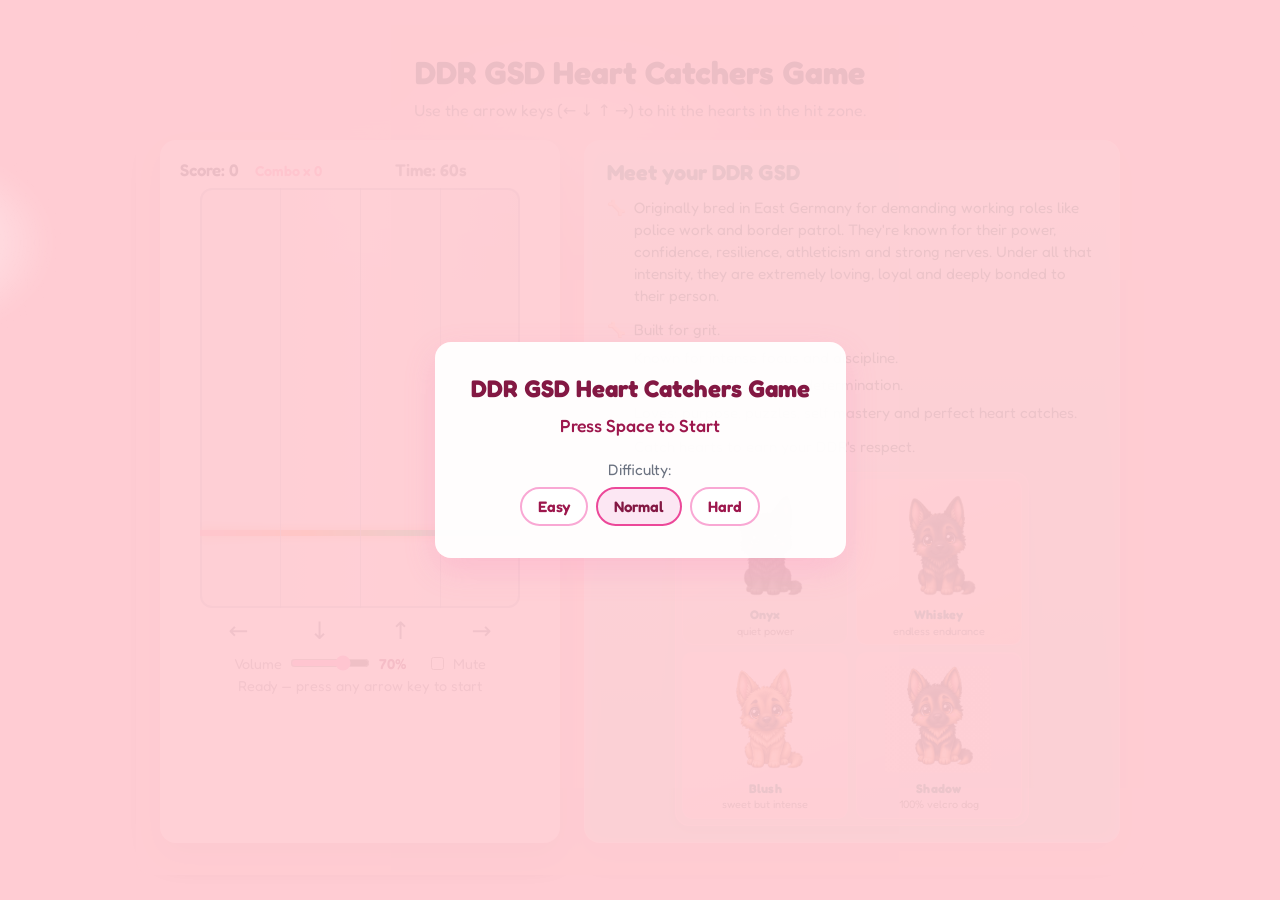
<file: index.html>
<!DOCTYPE html>
<html lang="en">
<head>
  <meta charset="UTF-8" />
  <meta name="viewport" content="width=device-width, initial-scale=1.0" />
  <title>DDR GSD Heart Catchers Game</title>
  <link rel="preconnect" href="https://fonts.googleapis.com" />
  <link rel="preconnect" href="https://fonts.gstatic.com" crossorigin />
  <link
    href="https://fonts.googleapis.com/css2?family=Fredoka:wght@400;500;700&display=swap"
    rel="stylesheet"
  />
  <link rel="stylesheet" href="ddr-game.css" />
</head>
<body>
  <main class="page">
    <!-- Start screen overlay -->
    <div id="startScreen" class="overlay overlay--start">
      <div class="overlay-card">
        <h2 class="overlay-title">DDR GSD Heart Catchers Game</h2>
        <p class="overlay-prompt">Press Space to Start</p>
        <div class="difficulty-selector">
          <span class="difficulty-label">Difficulty:</span>
          <div class="difficulty-buttons">
            <button type="button" class="difficulty-btn" data-difficulty="easy">Easy</button>
            <button type="button" class="difficulty-btn difficulty-btn--active" data-difficulty="normal">Normal</button>
            <button type="button" class="difficulty-btn" data-difficulty="hard">Hard</button>
          </div>
        </div>
      </div>
    </div>

    <!-- Results screen overlay (hidden initially) -->
    <div id="resultsScreen" class="overlay overlay--results overlay--hidden">
      <div class="overlay-card">
        <h2 class="overlay-title">Results</h2>
        <div class="results-stats">
          <p class="results-score">Score: <span id="resultsScore">0</span></p>
          <p class="results-counts">
            Perfect: <span id="resultsPerfect">0</span> ·
            Good: <span id="resultsGood">0</span> ·
            Miss: <span id="resultsMiss">0</span>
          </p>
        </div>
        <p class="overlay-restart-hint">Game Over — Press Space to play again</p>
        <button type="button" id="playAgainBtn" class="overlay-btn">Play Again</button>
      </div>
    </div>

    <header class="top-bar">
      <h1>DDR GSD Heart Catchers Game</h1>
      <p class="instructions">Use the arrow keys (← ↓ ↑ →) to hit the hearts in the hit zone.</p>
    </header>

    <section class="layout">
      <section class="game-panel">
        <div class="hud">
          <div class="score-display">
            Score: <span id="score">0</span>
            <span class="combo-display">Combo x<span id="combo">0</span></span>
          </div>
          <div class="timer-display">Time: <span id="timeRemaining">60</span>s</div>
          <div id="judgement" class="judgement"></div>
        </div>

        <div id="gameArea" class="game-area">
          <div class="hit-line"></div>
        </div>

        <div class="lane-labels">
          <span>←</span>
          <span>↓</span>
          <span>↑</span>
          <span>→</span>
        </div>

        <div class="sound-controls">
          <label class="sound-label">
            <span>Volume</span>
            <input type="range" id="volumeSlider" min="0" max="100" value="70" class="volume-slider" />
            <span id="volumeValue" class="volume-value">70%</span>
          </label>
          <label class="sound-label sound-label--toggle">
            <input type="checkbox" id="muteToggle" class="mute-checkbox" />
            <span>Mute</span>
          </label>
        </div>

        <p id="statusInstruction" class="small-note">Ready — press any arrow key to start</p>
      </section>

      <aside class="shepherd-panel">
        <div class="shepherd-intro">
          <h2 class="shepherd-intro-title">Meet your DDR GSD</h2>
          <ul class="shepherd-intro-list">
            <li>Originally bred in East Germany for demanding working roles like police work and border patrol. They're known for their power, confidence, resilience, athleticism and strong nerves. Under all that intensity, they are extremely loving, loyal and deeply bonded to their person.</li>
            <li class="shepherd-intro-break">Built for grit.</li>
            <li>Known for intense focus and discipline.</li>
            <li>Powered by loyality and determination.</li>
            <li>Loves: purpose, puzzles, self mastery and perfect heart catches.</li>
            <li class="shepherd-intro-break">Catch hearts to earn your DDR's respect.</li>
          </ul>
        </div>
        <div class="shepherd-stage" id="shepherdStage">
          <div class="shepherd-quadrant shepherd-quadrant--onyx">
            <div class="shepherd-quadrant-dog">
              <div class="shepherd-dog-scale">
                <div class="shepherd-dog">
                  <img
                    class="shepherd-dog-img"
                    src="assets/images/black.png"
                    alt="Kawaii black German Shepherd"
                    width="256"
                    height="256"
                    decoding="async"
                  />
                </div>
              </div>
            </div>
            <div class="shepherd-quadrant-label">
              <span class="shepherd-quadrant-name">Onyx</span>
              <span class="shepherd-quadrant-temp">quiet power</span>
            </div>
          </div>

          <div class="shepherd-quadrant shepherd-quadrant--whiskey">
            <div class="shepherd-quadrant-dog">
              <div class="shepherd-dog-scale">
                <div class="shepherd-dog">
                  <img
                    class="shepherd-dog-img"
                    src="assets/images/darksable.png"
                    alt="Kawaii dark sable German Shepherd"
                    width="256"
                    height="256"
                    decoding="async"
                  />
                </div>
              </div>
            </div>
            <div class="shepherd-quadrant-label">
              <span class="shepherd-quadrant-name">Whiskey</span>
              <span class="shepherd-quadrant-temp">endless endurance</span>
            </div>
          </div>

          <div class="shepherd-quadrant shepherd-quadrant--blush">
            <div class="shepherd-quadrant-dog">
              <div class="shepherd-dog-scale">
                <div class="shepherd-dog">
                  <img
                    class="shepherd-dog-img"
                    src="assets/images/brown.png"
                    alt="Kawaii brown German Shepherd"
                    width="256"
                    height="256"
                    decoding="async"
                  />
                </div>
              </div>
            </div>
            <div class="shepherd-quadrant-label">
              <span class="shepherd-quadrant-name">Blush</span>
              <span class="shepherd-quadrant-temp">sweet but intense</span>
            </div>
          </div>

          <div class="shepherd-quadrant shepherd-quadrant--shadow">
            <div class="shepherd-quadrant-dog">
              <div class="shepherd-dog-scale">
                <div class="shepherd-dog">
                  <img
                    class="shepherd-dog-img"
                    src="assets/images/blktan.png"
                    alt="Kawaii black and tan German Shepherd"
                    width="256"
                    height="256"
                    decoding="async"
                  />
                </div>
              </div>
            </div>
            <div class="shepherd-quadrant-label">
              <span class="shepherd-quadrant-name">Shadow</span>
              <span class="shepherd-quadrant-temp">100% velcro dog</span>
            </div>
          </div>
        </div>
      </aside>
    </section>
  </main>

  <script src="ddr-game.js"></script>
</body>
</html>
</file>
<file: ddr-game.css>
/* Full-page pink sky + animated fluffy cloud layers */
html {
  height: 100%;
  min-height: 100%;
  --cloud-opacity: 1;                 /* maxed out; lower for lighter clouds */
  --cloud-speed-base: 50s;           /* <<< Cloud Speed: tweak this value (lower = faster) */
  --cloud-speed-slow: var(--cloud-speed-base);
  --cloud-speed-fast: calc(var(--cloud-speed-base) * 0.7);
  background: #ffccd3;
}

/* Very faint drifting background hearts (ultra-low opacity) */
html::before,
html::after {
  content: "";
  position: fixed;
  width: 260px;
  height: 240px;
  pointer-events: none;
  z-index: -2;
  clip-path: path("M16 28 C 4 18, 0 12, 0 7 C 0 3.5, 2.8 1, 6 1 C 8.5 1, 10.5 2.5, 12 4.5 C 13.5 2.5, 15.5 1, 18 1 C 21.2 1, 24 3.5, 24 7 C 24 12, 20 18, 16 28 Z");
}

html::before {
  top: 8%;
  left: -6%;
  background-color: rgba(244, 114, 182, 0.06); /* very faint pink */
  animation: bg-heart-drift-1 90s linear infinite;
}

html::after {
  bottom: -4%;
  right: -4%;
  background-color: rgba(244, 114, 182, 0.04); /* even softer */
  animation: bg-heart-drift-2 110s linear infinite;
}

body {
  margin: 0;
  height: 100%;
  min-height: 100%;
  font-family: "Fredoka", system-ui, -apple-system, BlinkMacSystemFont, "Segoe UI", sans-serif;
  display: flex;
  align-items: center;
  justify-content: center;
  position: relative;
  color: #111827;
  background: transparent;
  overflow-x: hidden;
}

/* Animated cloud layer behind everything (single oversized sheet) */
body::before {
  content: "";
  position: fixed;
  width: 220vw;
  height: 120vh;
  left: -60vw;
  top: -10vh;
  z-index: -1;
  pointer-events: none;
  background-repeat: no-repeat;
  opacity: 0.7;
  filter: blur(12px);
  /* Bubbly cloud clusters: many small overlapping puffs */
  background-image:
    /* top-left cluster */
    radial-gradient(ellipse 180px 110px at 5% 22%, rgba(255, 255, 255, 0.95) 0%, rgba(255, 255, 255, 0.6) 45%, rgba(255, 255, 255, 0.3) 75%, transparent 100%),
    radial-gradient(ellipse 130px 90px at 10% 17%, rgba(255, 255, 255, 0.92) 0%, rgba(255, 255, 255, 0.6) 45%, rgba(255, 255, 255, 0.3) 75%, transparent 100%),
    radial-gradient(ellipse 150px 96px at 17% 22%, rgba(255, 255, 255, 0.9) 0%, rgba(255, 255, 255, 0.6) 45%, rgba(255, 255, 255, 0.3) 75%, transparent 100%),

    /* upper-mid cluster */
    radial-gradient(ellipse 190px 112px at 34% 16%, rgba(255, 255, 255, 0.94) 0%, rgba(255, 255, 255, 0.6) 45%, rgba(255, 255, 255, 0.3) 75%, transparent 100%),
    radial-gradient(ellipse 130px 80px at 29% 19%, rgba(255, 255, 255, 0.9) 0%, rgba(255, 255, 255, 0.6) 45%, rgba(255, 255, 255, 0.3) 75%, transparent 100%),
    radial-gradient(ellipse 140px 88px at 39% 21%, rgba(255, 255, 255, 0.9) 0%, rgba(255, 255, 255, 0.6) 45%, rgba(255, 255, 255, 0.3) 75%, transparent 100%),

    /* top-right cluster (pulled slightly inward so edges stay soft) */
    radial-gradient(ellipse 180px 110px at 58% 20%, rgba(255, 255, 255, 0.94) 0%, rgba(255, 255, 255, 0.6) 45%, rgba(255, 255, 255, 0.3) 75%, transparent 100%),
    radial-gradient(ellipse 130px 90px at 64% 16%, rgba(255, 255, 255, 0.92) 0%, rgba(255, 255, 255, 0.6) 45%, rgba(255, 255, 255, 0.3) 75%, transparent 100%),
    radial-gradient(ellipse 120px 100px at 70% 22%, rgba(255, 255, 255, 0.9) 0%, rgba(255, 255, 255, 0.6) 45%, rgba(255, 255, 255, 0.3) 75%, transparent 100%),

    /* lower-left cluster */
    radial-gradient(ellipse 190px 116px at 14% 78%, rgba(255, 255, 255, 0.92) 0%, rgba(255, 255, 255, 0.6) 45%, rgba(255, 255, 255, 0.3) 75%, transparent 100%),
    radial-gradient(ellipse 132px 92px at 19% 82%, rgba(255, 255, 255, 0.9) 0%, rgba(255, 255, 255, 0.6) 45%, rgba(255, 255, 255, 0.3) 75%, transparent 100%),
    radial-gradient(ellipse 150px 96px at 10% 82%, rgba(255, 255, 255, 0.9) 0%, rgba(255, 255, 255, 0.6) 45%, rgba(255, 255, 255, 0.3) 75%, transparent 100%),

    /* lower-right cluster */
    radial-gradient(ellipse 200px 120px at 78% 74%, rgba(255, 255, 255, 0.92) 0%, rgba(255, 255, 255, 0.6) 45%, rgba(255, 255, 255, 0.3) 75%, transparent 100%),
    radial-gradient(ellipse 140px 92px at 72% 78%, rgba(255, 255, 255, 0.9) 0%, rgba(255, 255, 255, 0.6) 45%, rgba(255, 255, 255, 0.3) 75%, transparent 100%),
    radial-gradient(ellipse 150px 100px at 86% 78%, rgba(255, 255, 255, 0.88) 0%, rgba(255, 255, 255, 0.6) 45%, rgba(255, 255, 255, 0.3) 75%, transparent 100%);
  background-size: 140% 140%;
  animation: cloud-drift-slow var(--cloud-speed-slow) linear infinite;
}

body::after {
  /* no cloud background here – single-layer clouds handled by body::before */
  content: none;
}

@keyframes cloud-drift-slow {
  from {
    transform: translate3d(-18%, 0, 0);
  }
  to {
    transform: translate3d(18%, 0, 0);
  }
}

@keyframes cloud-drift-fast {
  from {
    transform: translate3d(22%, 0, 0);
  }
  to {
    transform: translate3d(-22%, 0, 0);
  }
}

@keyframes bg-heart-drift-1 {
  from {
    transform: translate3d(0, 0, 0) rotate(0deg);
  }
  to {
    transform: translate3d(12%, 6%, 0) rotate(6deg);
  }
}

@keyframes bg-heart-drift-2 {
  from {
    transform: translate3d(0, 0, 0) rotate(0deg);
  }
  to {
    transform: translate3d(-10%, -4%, 0) rotate(-5deg);
  }
}

.page {
  position: relative;
  max-width: 960px;
  width: 100%;
  padding: 1.75rem 1.5rem 2rem;
}

/* Start & Results overlay screens */
.overlay {
  position: absolute;
  inset: 0;
  display: flex;
  align-items: center;
  justify-content: center;
  background: rgba(255, 204, 211, 0.92);
  border-radius: 1rem;
  z-index: 10;
  padding: 1.5rem;
}

.overlay--hidden {
  visibility: hidden;
  pointer-events: none;
}

.overlay-card {
  background: rgba(255, 255, 255, 0.95);
  border-radius: 1rem;
  padding: 2rem 2.25rem;
  text-align: center;
  box-shadow: 0 12px 32px rgba(244, 114, 182, 0.2);
  max-width: 360px;
}

.overlay-title {
  margin: 0 0 0.75rem;
  font-size: 1.5rem;
  color: #831843;
}

.overlay-prompt {
  margin: 0 0 1.5rem;
  font-size: 1.1rem;
  color: #9d174d;
  font-weight: 500;
}

.overlay-restart-hint {
  margin: 0 0 1rem;
  font-size: 1rem;
  color: #9d174d;
  font-weight: 600;
  text-align: center;
}

.difficulty-selector {
  margin-bottom: 0;
}

.difficulty-label {
  display: block;
  font-size: 0.95rem;
  color: #6b7280;
  margin-bottom: 0.5rem;
}

.difficulty-buttons {
  display: flex;
  gap: 0.5rem;
  justify-content: center;
  flex-wrap: wrap;
}

.difficulty-btn {
  padding: 0.5rem 1rem;
  border-radius: 999px;
  border: 2px solid #f9a8d4;
  background: #fff;
  color: #9d174d;
  font-family: inherit;
  font-size: 0.95rem;
  font-weight: 600;
  cursor: pointer;
  transition: background 0.15s, color 0.15s, border-color 0.15s;
}

.difficulty-btn:hover {
  background: #fdf2f8;
  border-color: #f472b6;
}

.difficulty-btn--active {
  background: #fce7f3;
  border-color: #ec4899;
  color: #831843;
}

.results-stats {
  margin: 0 0 1.5rem;
}

.results-score {
  margin: 0 0 0.5rem;
  font-size: 1.25rem;
  font-weight: 700;
  color: #831843;
}

.results-counts {
  margin: 0;
  font-size: 1rem;
  color: #6b7280;
}

.results-counts span {
  font-weight: 600;
  color: #4b5563;
}

.overlay-btn {
  padding: 0.65rem 1.5rem;
  border-radius: 999px;
  border: none;
  background: linear-gradient(135deg, #f9a8d4, #f472b6);
  color: #fff;
  font-family: inherit;
  font-size: 1rem;
  font-weight: 600;
  cursor: pointer;
  box-shadow: 0 4px 14px rgba(244, 114, 182, 0.4);
  transition: transform 0.1s, box-shadow 0.15s;
}

.overlay-btn:hover {
  transform: scale(1.03);
  box-shadow: 0 6px 18px rgba(244, 114, 182, 0.5);
}

.overlay-btn:active {
  transform: scale(0.98);
}

.top-bar {
  text-align: center;
  margin-bottom: 1.25rem;
}

.top-bar h1 {
  margin: 0 0 0.5rem;
  font-size: 2rem;
}

.instructions {
  margin: 0;
  color: #4b5563;
  font-size: 1rem;
}

.layout {
  display: flex;
  gap: 1.5rem;
  align-items: stretch;
}

.game-panel {
  flex: 0 0 360px;
  background-color: rgba(255, 255, 255, 0.9);
  border-radius: 1rem;
  padding: 1rem 1.25rem 1.25rem;
  box-shadow: 0 12px 30px rgba(15, 23, 42, 0.18);
}

.hud {
  display: flex;
  justify-content: space-between;
  align-items: baseline;
  margin-bottom: 0.5rem;
}

.score-display {
  font-weight: 600;
  font-size: 1.05rem;
}

.combo-display {
  margin-left: 0.75rem;
  font-size: 0.9rem;
  font-weight: 600;
  color: #f9739b;
  display: inline-flex;
  align-items: baseline;
  gap: 0.2rem;
  transform-origin: left center;
}

.combo-display--pop {
  animation: combo-pop 220ms ease-out;
}

.timer-display {
  font-weight: 600;
  font-size: 1.05rem;
  color: #4b5563;
}

.judgement {
  min-height: 1.2em;
  font-weight: 700;
  font-size: 1.05rem;
}

.judgement.perfect {
  color: #10b981;
}

.judgement.good {
  color: #3b82f6;
}

.judgement.miss {
  color: #ef4444;
}

.game-area {
  position: relative;
  width: 320px;
  height: 420px;
  margin: 0.25rem auto 0.5rem;
  border-radius: 0.75rem;
  overflow: hidden;
  background: linear-gradient(
    to right,
    rgba(15, 23, 42, 0.08),
    rgba(15, 23, 42, 0.03),
    rgba(15, 23, 42, 0.08)
  );
  box-shadow: inset 0 0 0 2px rgba(148, 163, 184, 0.7);
}

/* Subtle game feel (intensity: box-shadow opacity in keyframes below) */
.game-area--perfect-glow {
  animation: game-perfect-glow 260ms ease-out;
}

.game-area--good-glow {
  animation: game-good-glow 220ms ease-out;
}

.game-area--miss-shake {
  animation: game-miss-shake 160ms ease-out;
}

.game-area::before {
  content: "";
  position: absolute;
  inset: 0;
  border-radius: inherit;
  pointer-events: none;
  background: radial-gradient(circle at 50% 40%, rgba(148, 163, 184, 0.12), transparent 65%);
  opacity: 0;
}

.game-area--miss-tint::before {
  animation: game-miss-tint 160ms ease-out;
}

.lane-divider {
  position: absolute;
  top: 0;
  bottom: 0;
  width: 1px;
  background-color: rgba(148, 163, 184, 0.7);
}

.lane-divider--left {
  left: 25%;
}
.lane-divider--middle {
  left: 50%;
}
.lane-divider--right {
  left: 75%;
}

.hit-line {
  position: absolute;
  left: 0;
  right: 0;
  height: 6px;
  bottom: 72px;
  background: linear-gradient(
    to right,
    #fb7185,
    #f97316,
    #22c55e,
    #3b82f6
  );
  box-shadow: 0 0 10px rgba(249, 115, 22, 0.75);
  opacity: 0.9;
}

/* Soft glow on the hit zone when judged PERFECT/GOOD */
.hit-line--perfect {
  animation: hit-line-perfect 240ms ease-out;
}

.hit-line--good {
  animation: hit-line-good 200ms ease-out;
}

.note {
  position: absolute;
  width: 32px;
  height: 28px;
  top: -60px;
  transform: translateY(0);
  background: transparent;
}

.note::before,
.note::after {
  content: "";
  position: absolute;
  inset: 0;
  /* solid heart fill; color controlled by --heart-color */
  background-color: var(--heart-color, #f9a8d4);
  clip-path: path("M16 28 C 4 18, 0 12, 0 7 C 0 3.5, 2.8 1, 6 1 C 8.5 1, 10.5 2.5, 12 4.5 C 13.5 2.5, 15.5 1, 18 1 C 21.2 1, 24 3.5, 24 7 C 24 12, 20 18, 16 28 Z");
  box-shadow: 0 4px 10px rgba(244, 114, 182, 0.4);
}

.note::after {
  opacity: 0.75;
  filter: blur(0.5px);
}

/* Lane positions only; color is controlled by note-shade-* */
.note.lane-0 {
  left: calc(12.5% - 22px);
}

.note.lane-1 {
  left: calc(37.5% - 22px);
}

.note.lane-2 {
  left: calc(62.5% - 22px);
}

.note.lane-3 {
  left: calc(87.5% - 22px);
}

/* Brief lane highlight on key press (subtle pastel; intensity: peak opacity in keyframe + gradient color) */
.lane-flash {
  position: absolute;
  top: 0;
  bottom: 0;
  width: 25%;
  pointer-events: none;
  background: linear-gradient(
    to bottom,
    rgba(254, 249, 251, 0.32),
    rgba(253, 242, 248, 0.08),
    transparent
  );
  opacity: 0;
  animation: lane-flash-fade 140ms ease-out forwards;
  z-index: 1;
}

.lane-flash.lane-0 { left: 0%; }
.lane-flash.lane-1 { left: 25%; }
.lane-flash.lane-2 { left: 50%; }
.lane-flash.lane-3 { left: 75%; }

/* Small pastel sparkle burst on PERFECT (intensity: size, --sparkle-opacity, animation duration) */
.hit-particles {
  position: absolute;
  inset: 0;
  pointer-events: none;
  overflow: visible;
  z-index: 2;
}

.hit-particle {
  position: absolute;
  width: 5px;
  height: 5px;
  border-radius: 999px;
  background: rgba(255, 240, 245, 0.95);
  box-shadow: 0 0 6px rgba(251, 207, 232, 0.7);
  opacity: var(--sparkle-opacity, 0.9);
  bottom: 72px; /* align with hit line */
  transform: translate3d(var(--hit-dx, 0), var(--hit-dy, 0), 0);
  animation: hit-particle-pop 240ms ease-out forwards;
}

.hit-particle.lane-0 {
  left: calc(12.5% - 2.5px);
}
.hit-particle.lane-1 {
  left: calc(37.5% - 2.5px);
}
.hit-particle.lane-2 {
  left: calc(62.5% - 2.5px);
}
.hit-particle.lane-3 {
  left: calc(87.5% - 2.5px);
}

@keyframes hit-particle-pop {
  0% {
    opacity: var(--sparkle-opacity, 0.9);
    transform: translate3d(var(--hit-dx, 0), var(--hit-dy, 0), 0) scale(0.6);
  }
  100% {
    opacity: 0;
    transform: translate3d(var(--hit-dx, 0), calc(var(--hit-dy, 0) + 6px), 0) scale(0.9);
  }
}

@keyframes hit-line-perfect {
  0% {
    box-shadow: 0 0 10px rgba(249, 115, 22, 0.75);
  }
  50% {
    box-shadow: 0 0 18px rgba(248, 113, 182, 0.9);
  }
  100% {
    box-shadow: 0 0 10px rgba(249, 115, 22, 0.75);
  }
}

@keyframes hit-line-good {
  0% {
    box-shadow: 0 0 10px rgba(249, 115, 22, 0.75);
  }
  50% {
    box-shadow: 0 0 14px rgba(248, 113, 182, 0.6);
  }
  100% {
    box-shadow: 0 0 10px rgba(249, 115, 22, 0.75);
  }
}

@keyframes lane-flash-fade {
  0% {
    opacity: 0.32;
  }
  100% {
    opacity: 0;
  }
}

@keyframes combo-pop {
  0% {
    transform: scale(1);
  }
  40% {
    transform: scale(1.16);
  }
  100% {
    transform: scale(1);
  }
}

@keyframes game-perfect-glow {
  0% {
    box-shadow: inset 0 0 0 2px rgba(148, 163, 184, 0.7);
  }
  50% {
    box-shadow:
      inset 0 0 0 2px rgba(251, 207, 232, 0.5),
      0 0 14px rgba(251, 207, 232, 0.22);
  }
  100% {
    box-shadow: inset 0 0 0 2px rgba(148, 163, 184, 0.7);
  }
}

@keyframes game-good-glow {
  0% {
    box-shadow: inset 0 0 0 2px rgba(148, 163, 184, 0.7);
  }
  50% {
    box-shadow:
      inset 0 0 0 2px rgba(253, 242, 248, 0.45),
      0 0 10px rgba(253, 242, 248, 0.18);
  }
  100% {
    box-shadow: inset 0 0 0 2px rgba(148, 163, 184, 0.7);
  }
}

@keyframes game-miss-tint {
  0% {
    opacity: 0;
  }
  50% {
    opacity: 1;
  }
  100% {
    opacity: 0;
  }
}

/* Gentle "oops" (intensity: translate3d px values) */
@keyframes game-miss-shake {
  0%, 100% {
    transform: translate3d(0, 0, 0);
  }
  33% {
    transform: translate3d(-1.5px, 0.5px, 0);
  }
  66% {
    transform: translate3d(1.5px, -0.5px, 0);
  }
}

/* Five distinct solid pink heart shades (randomly assigned in JS) */
.note-shade-0 {
  --heart-color: #fee2f2; /* very light pink */
}

.note-shade-1 {
  --heart-color: #f9a8d4; /* light pink */
}

.note-shade-2 {
  --heart-color: #f472b6; /* medium pink */
}

.note-shade-3 {
  --heart-color: #ec4899; /* deeper pink */
}

.note-shade-4 {
  --heart-color: #be185d; /* dark pink */
}

.lane-labels {
  display: grid;
  grid-template-columns: repeat(4, 1fr);
  gap: 0.25rem;
  margin: 0.35rem auto 0.25rem;
  max-width: 320px;
  font-size: 1.5rem;
  color: #4b5563;
}

.lane-labels span {
  text-align: center;
}

.sound-controls {
  display: flex;
  flex-wrap: wrap;
  align-items: center;
  justify-content: center;
  gap: 1rem;
  margin: 0.5rem 0 0.25rem;
}

.sound-label {
  display: inline-flex;
  align-items: center;
  gap: 0.4rem;
  font-size: 0.9rem;
  color: #6b7280;
}

.sound-label--toggle {
  cursor: pointer;
}

.volume-slider {
  width: 80px;
  accent-color: #f472b6;
}

.volume-value {
  min-width: 2.2em;
  font-weight: 600;
  color: #831843;
}

.mute-checkbox {
  accent-color: #f472b6;
}

.small-note {
  margin: 0.15rem 0 0;
  font-size: 0.9rem;
  color: #6b7280;
  text-align: center;
}

.shepherd-panel {
  flex: 1;
  display: flex;
  flex-direction: column;
  align-items: stretch;
  justify-content: flex-start;
  gap: 0.85rem;
  border-radius: 1rem;
  padding: 1rem;
  background: linear-gradient(to bottom, #ecfffb, #c8fff0); /* soft mint gradient */
  border: 1px solid rgba(255, 255, 255, 0.7);              /* thin semi-transparent white border */
  box-shadow:
    0 12px 30px rgba(15, 23, 42, 0.08),                    /* softened outer shadow */
    inset 0 0 18px rgba(255, 255, 255, 0.65);              /* inner highlight for gentle depth */
}

.shepherd-intro {
  flex: 0 0 auto;
  padding: 0.15rem 0.35rem 0;
}

.shepherd-intro-title {
  margin: 0 0 0.65rem;
  font-size: 1.35rem;
  font-weight: 700;
  color: #0f766e;
  line-height: 1.25;
}

.shepherd-intro-list {
  margin: 0;
  padding: 0;
  list-style: none;
  font-size: 0.95rem;
  font-weight: 400;
  color: #115e59;
  line-height: 1.45;
}

.shepherd-intro-list li {
  display: flex;
  gap: 0.5rem;
  align-items: flex-start;
  margin-bottom: 0.35rem;
}

.shepherd-intro-list li:last-child {
  margin-bottom: 0;
}

.shepherd-intro-list li.shepherd-intro-break {
  margin-top: 0.75rem;
}

/* Cute dog-bone markers instead of bullets */
.shepherd-intro-list li::before {
  content: "🦴";
  flex-shrink: 0;
  font-size: 0.95rem;
  line-height: 1.45;
  transform: translateY(0.02em);
}

.shepherd-stage {
  position: relative;
  flex: 0 0 auto;
  width: 100%;
  max-width: 340px;
  margin-inline: auto;
  align-self: stretch;
  aspect-ratio: 1;
  border-radius: 0.9rem;
  overflow: hidden;
  background: rgba(255, 255, 255, 0.35);
  box-shadow:
    inset 0 0 0 1px rgba(255, 255, 255, 0.75),
    0 6px 18px rgba(15, 23, 42, 0.06);
  display: grid;
  grid-template-columns: repeat(2, minmax(0, 1fr));
  grid-template-rows: repeat(2, minmax(0, 1fr));
  gap: 0.45rem;
  padding: 0.45rem;
}

.shepherd-quadrant {
  position: relative;
  z-index: 1;
  border-radius: 0.65rem;
  overflow: hidden;
  display: flex;
  flex-direction: column;
  align-items: center;
  justify-content: flex-end;
  padding: 0.35rem 0.3rem 0.4rem;
  border: 1px solid rgba(255, 255, 255, 0.72);
  box-shadow:
    inset 0 1px 0 rgba(255, 255, 255, 0.85),
    0 2px 8px rgba(15, 23, 42, 0.04);
}

.shepherd-quadrant--onyx {
  background: linear-gradient(160deg, rgba(255, 255, 255, 0.82), rgba(214, 243, 236, 0.94));
}

.shepherd-quadrant--whiskey {
  background: linear-gradient(160deg, rgba(255, 252, 247, 0.95), rgba(254, 234, 213, 0.92));
}

.shepherd-quadrant--blush {
  background: linear-gradient(160deg, rgba(255, 255, 255, 0.88), rgba(253, 236, 246, 0.94));
}

.shepherd-quadrant--shadow {
  background: linear-gradient(160deg, rgba(248, 250, 255, 0.9), rgba(232, 235, 252, 0.92));
}

.shepherd-quadrant-dog {
  flex: 1;
  display: flex;
  align-items: center;
  justify-content: center;
  min-height: 0;
  width: 100%;
}

/* Scale + center kawaii PNGs in each quadrant tile */
.shepherd-dog-scale {
  flex: 1;
  display: flex;
  align-items: center;
  justify-content: center;
  min-height: 0;
  width: 100%;
  transform: scale(1.02);
  transform-origin: 50% 92%;
}

.shepherd-dog {
  position: relative;
  display: flex;
  align-items: flex-end;
  justify-content: center;
  width: 100%;
  max-width: 108px;
  height: 100%;
  max-height: 118px;
  margin: 0 auto;
  background: transparent;
  transform-origin: 50% 100%;
  animation: shepherd-dance 1.2s ease-in-out infinite alternate;
  will-change: transform;
}

.shepherd-dog-img {
  width: 100%;
  height: 100%;
  max-width: 104px;
  max-height: 112px;
  object-fit: contain;
  object-position: 50% 100%;
  display: block;
  pointer-events: none;
  user-select: none;
  -webkit-user-drag: none;
  /* Soft kawaii art: avoid crisp-edges (looks harsh on PNG gradients) */
  image-rendering: auto;
  -webkit-backface-visibility: hidden;
  backface-visibility: hidden;
}

.shepherd-quadrant-label {
  flex-shrink: 0;
  display: flex;
  flex-direction: column;
  align-items: center;
  gap: 0.08rem;
  text-align: center;
  line-height: 1.2;
  max-width: 100%;
}

.shepherd-quadrant-name {
  font-size: 0.78rem;
  font-weight: 700;
  color: #0f766e;
  letter-spacing: 0.02em;
}

.shepherd-quadrant-temp {
  font-size: 0.68rem;
  font-weight: 400;
  color: #3f5d58;
  opacity: 0.95;
}

/* Base dance motion */
@keyframes shepherd-dance {
  0% {
    transform: translate3d(-2px, 0, 0) scale(1);
  }
  50% {
    transform: translate3d(2px, -5px, 0) scale(1.02);
  }
  100% {
    transform: translate3d(-1px, -2px, 0) scale(1);
  }
}

/* Mood reactions */
.shepherd-stage--hype .shepherd-dog {
  animation-name: shepherd-dance-hype;
  animation-duration: 0.3s;
}

@keyframes shepherd-dance-hype {
  0% {
    transform: translate3d(0, 0, 0) scale(1);
  }
  40% {
    transform: translate3d(0, -14px, 0) scale(1.08);
  }
  100% {
    transform: translate3d(0, -4px, 0) scale(1.02);
  }
}

.shepherd-stage--sad .shepherd-dog {
  animation-name: shepherd-dance-sad;
  animation-duration: 0.5s;
}

@keyframes shepherd-dance-sad {
  0% {
    transform: translate3d(0, -4px, 0) scale(1);
  }
  60% {
    transform: translate3d(0, 6px, 0) scale(0.95);
  }
  100% {
    transform: translate3d(0, 2px, 0) scale(0.97);
  }
}

@media (max-width: 800px) {
  .layout {
    flex-direction: column;
  }

  .game-panel {
    margin: 0 auto;
  }
}
</file>
